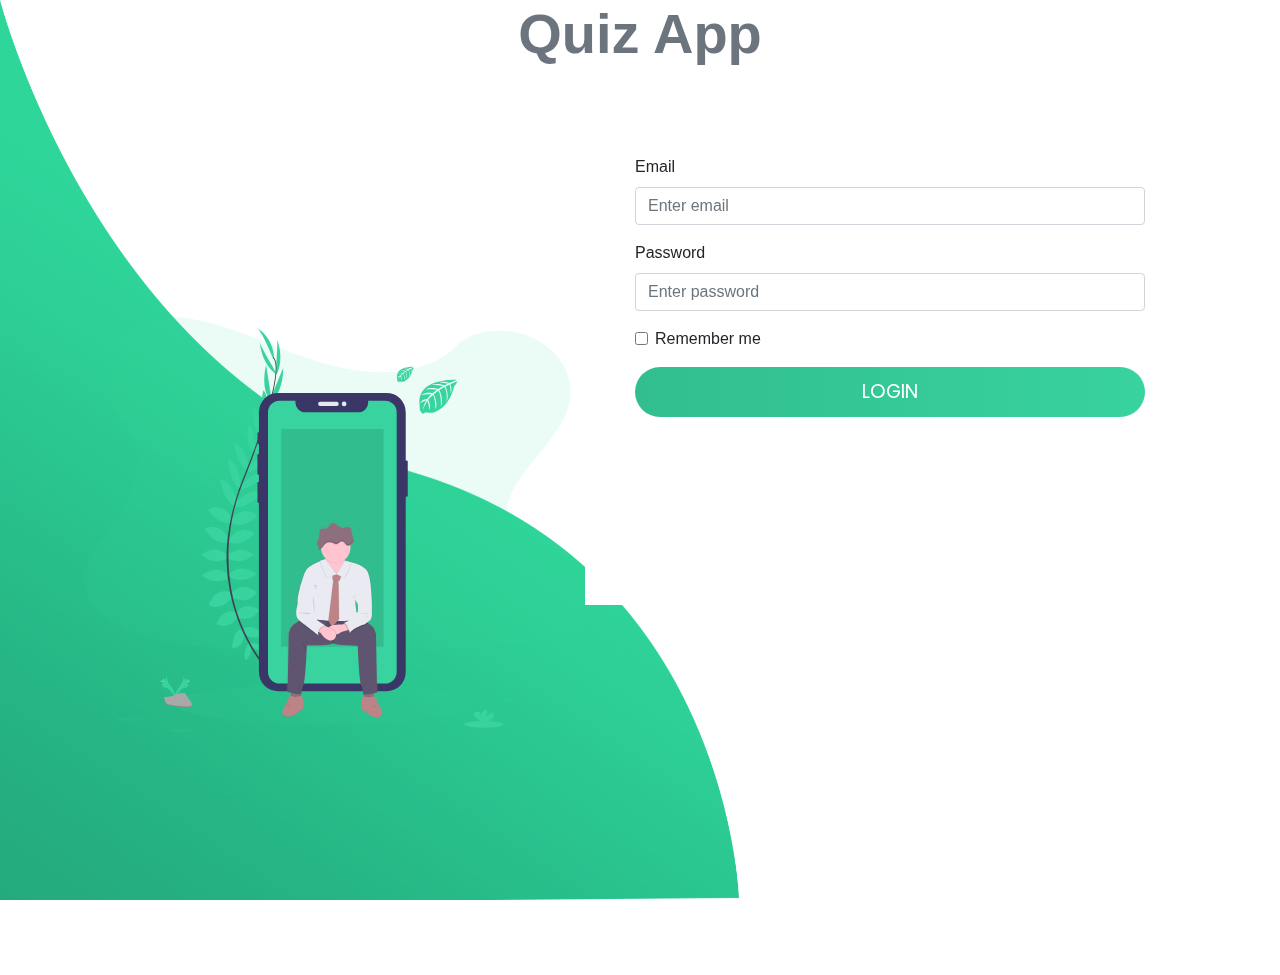
<file: index.html>
<!DOCTYPE html>
<html lang="en">

<head>
    <meta charset="UTF-8">
    <link rel="stylesheet" type="text/css" href="css/style.css">
    <link rel="stylesheet" href="/css/bootstrap.min.css">
    <link href="https://fonts.googleapis.com/css?family=Poppins:600&display=swap" rel="stylesheet">
    <meta name="viewport" content="width=device-width, initial-scale=1">
    <!-- Latest compiled and minified CSS -->
    <link rel="stylesheet" href="https://maxcdn.bootstrapcdn.com/bootstrap/4.5.0/css/bootstrap.min.css">

    <title>Quiz App Login Form</title>
</head>

<body>
    <h1 class="text-muted text-center display-4 font-weight-bold">Quiz App</h1>

    <img class="wave" src="img/wave.png">
    <div class="container">
        <div class="img">
            <img src="img/bg.svg">
        </div>
        <div class="login-content">

            <div class="form-group">
                <label for="email">Email</label>
                <input type="email" auto-suggest="off" placeholder="Enter email" name="email" required class="form-control" id="email">
            </div>
            <div class="form-group">
                <label for="Password">Password</label>
                <input type="password" placeholder="Enter password" name="password" required class="form-control" id="Password">
            </div>
            <div class="form-group form-check">
                <label class="form-check-label">
                        <input type="checkbox" name="remember" required class="form-check-input"> Remember me                    
                    </label>
            </div>
            <center>
                <button type="submit" onclick="login()" class="btn-submit">Login</button>
            </center>

        </div>
    </div>


    <script src="js/index.js"></script>


    <script src="js/bootstrap.min.js"></script>
    <!-- jQuery library -->
    <script src="https://ajax.googleapis.com/ajax/libs/jquery/3.5.1/jquery.min.js"></script>

    <!-- Popper JS -->
    <script src="https://cdnjs.cloudflare.com/ajax/libs/popper.js/1.16.0/umd/popper.min.js"></script>

    <!-- Latest compiled JavaScript -->
    <script src="https://maxcdn.bootstrapcdn.com/bootstrap/4.5.0/js/bootstrap.min.js"></script>

</body>

</html>
</file>
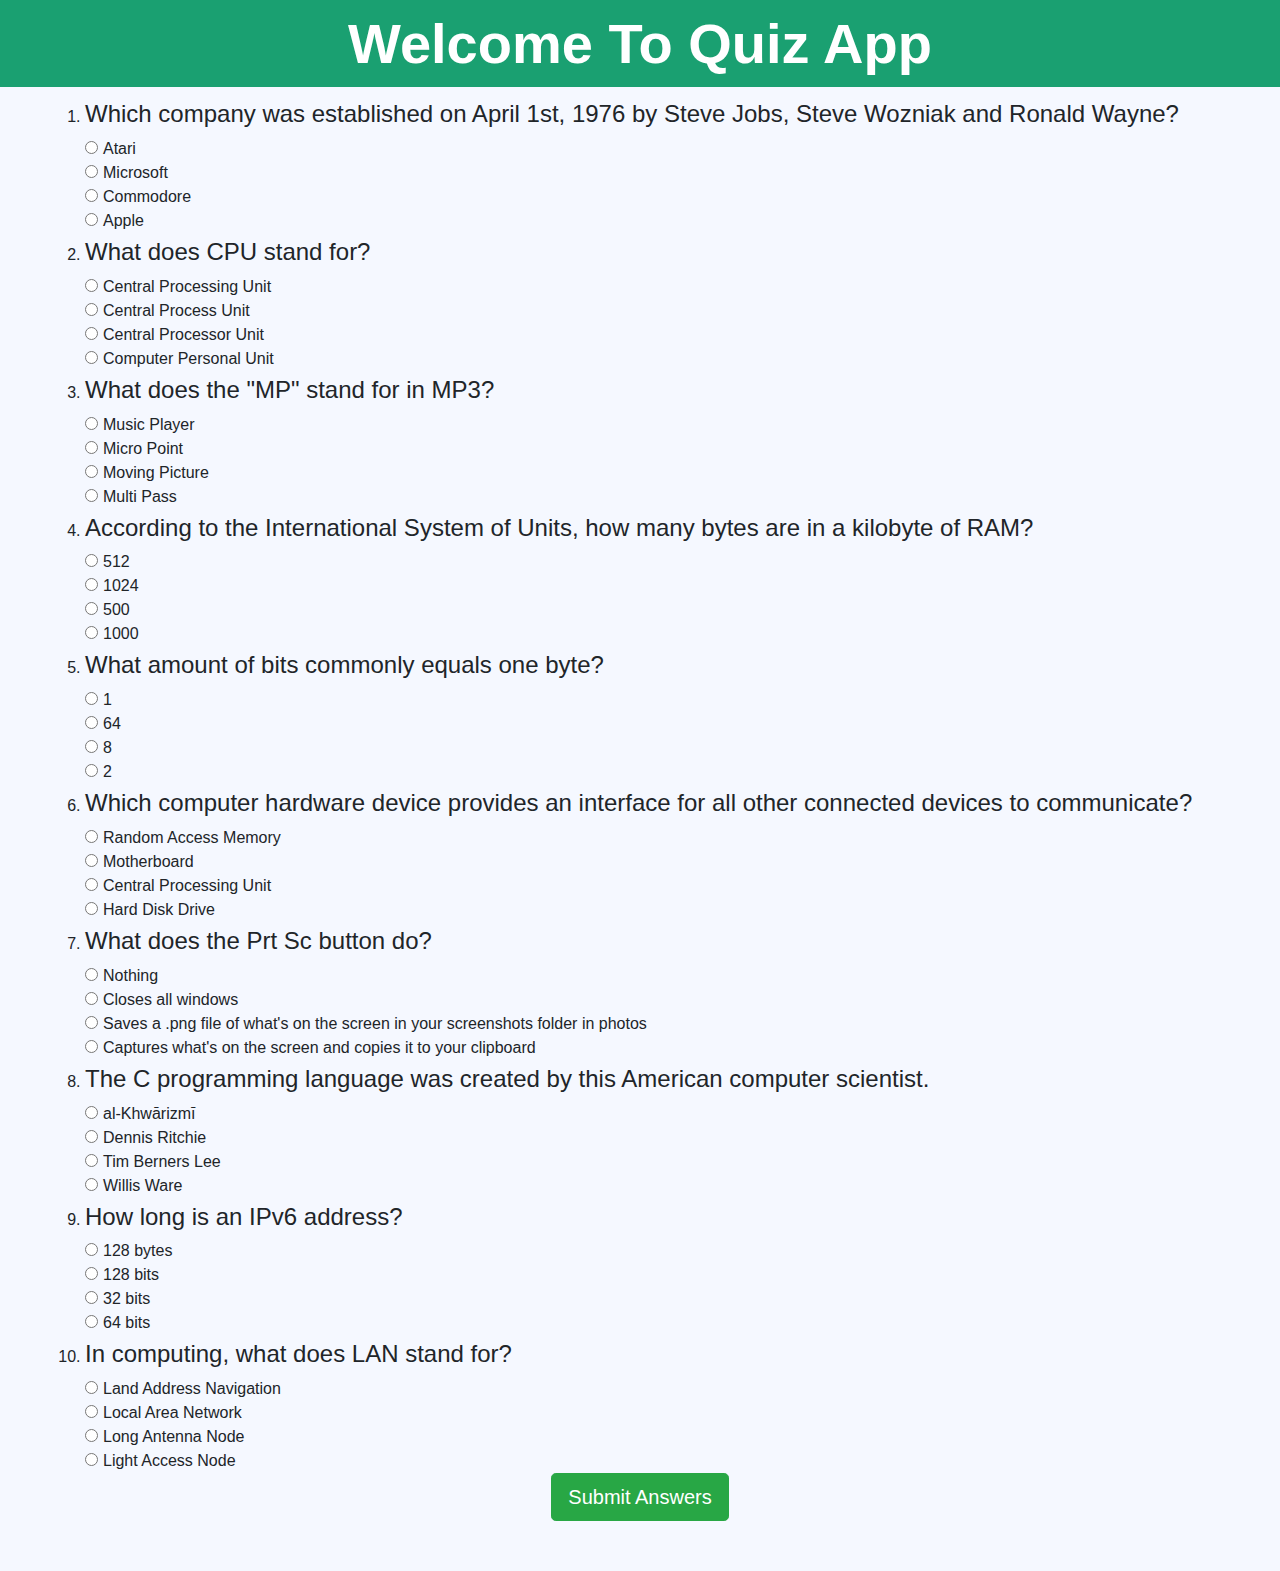
<file: quiz.html>
<!DOCTYPE html>
<html lang="en">

<head>
    <meta charset="UTF-8">
    <meta name="viewport" content="width=device-width, initial-scale=1.0">

    <title>Quiz</title>

    <!-- Latest compiled and minified CSS -->
    <link rel="stylesheet" href="https://maxcdn.bootstrapcdn.com/bootstrap/4.5.0/css/bootstrap.min.css">

    <link rel="stylesheet" href="css/bootstrap.min.css">
    <link rel="stylesheet" href="css/quiz.css">
</head>

<body>
    <h1 class="text-white text-center display-4 font-weight-bold">Welcome To Quiz App</h1>
    <div class="container">

        <ol id="questions" class="list-group">

        </ol>
        <div class="text-center submit-answer">
            <button class="btn btn-success btn-lg " data-target="#result-show" data-toggle="modal" onclick="onSubmit()">Submit Answers</button>
        </div>


        <!-- PopUp-Modal -->
        <div class="modal fade" id="result-show">
            <div class="modal-dialog modal-dialog-centered">
                <div class="modal-content bg-secondar">
                    <div class="modal-header text-center">
                        <h3 class=" text-info display-4 font-weight-bold">Score Box</h3>
                    </div>
                    <div class="modal-body text-center">
                        <h2 class="result"><span class="text-warning"></span></h2>
                        <button type="button" class="btn btn-lg btn-info" data-dismiss="modal">Close</button>
                    </div>

                </div>
            </div>
        </div>


    </div>


    <script src="js/bootstrap.min.js"></script>
    <script src="js/quiz.js"></script>
    <!-- jQuery library -->
    <script src="https://ajax.googleapis.com/ajax/libs/jquery/3.5.1/jquery.min.js"></script>

    <!-- Popper JS -->
    <script src="https://cdnjs.cloudflare.com/ajax/libs/popper.js/1.16.0/umd/popper.min.js"></script>

    <!-- Latest compiled JavaScript -->
    <script src="https://maxcdn.bootstrapcdn.com/bootstrap/4.5.0/js/bootstrap.min.js"></script>
</body>

</html>
</file>
<file: css/style.css>
* {
    padding: 0;
    margin: 0;
    box-sizing: border-box;
}

body {
    font-family: 'Poppins', sans-serif;
    overflow: hidden;
}

.wave {
    position: fixed;
    bottom: 0;
    left: 0;
    height: 100%;
    z-index: -1;
}

.container {
    width: 100vw;
    height: 100vh;
    /* display: grid;
    grid-template-columns: repeat(2, 1fr);
	grid-gap: 7rem; */
    display: flex;
    padding: 0 2rem;
}

.img {
    display: flex;
    justify-content: flex-end;
    align-items: center;
}

.login-content {
    /* display: flex;
    justify-content: flex-start;
    align-items: center;
	text-align: center; */
    margin-top: 30px;
    padding: 50px;
    background-color: #fff;
    height: 500px;
    width: 60%;
}

.img img {
    width: 500px;
}

form {
    width: 360px;
}

.login-content img {
    height: 100px;
}

.login-content h2 {
    margin: 15px 0;
    color: #333;
    text-transform: uppercase;
    font-size: 2.9rem;
}

.login-content .input-div {
    position: relative;
    display: grid;
    grid-template-columns: 7% 93%;
    margin: 25px 0;
    padding: 5px 0;
    border-bottom: 2px solid #d9d9d9;
}

.login-content .input-div.one {
    margin-top: 0;
}

.i {
    color: #d9d9d9;
    display: flex;
    justify-content: center;
    align-items: center;
}

.i i {
    transition: .3s;
}

.input-div>div {
    position: relative;
    height: 45px;
}

.input-div>div>h5 {
    position: absolute;
    left: 10px;
    top: 50%;
    transform: translateY(-50%);
    color: #999;
    font-size: 18px;
    transition: .3s;
}

.input-div:before,
.input-div:after {
    content: '';
    position: absolute;
    bottom: -2px;
    width: 0%;
    height: 2px;
    background-color: #38d39f;
    transition: .4s;
}

.input-div:before {
    right: 50%;
}

.input-div:after {
    left: 50%;
}

.input-div.focus:before,
.input-div.focus:after {
    width: 50%;
}

.input-div.focus>div>h5 {
    top: -5px;
    font-size: 15px;
}

.input-div.focus>.i>i {
    color: #38d39f;
}

.input-div>div>input {
    position: absolute;
    left: 0;
    top: 0;
    width: 100%;
    height: 100%;
    border: none;
    outline: none;
    background: none;
    padding: 0.5rem 0.7rem;
    font-size: 1.2rem;
    color: #555;
    font-family: 'poppins', sans-serif;
}

.input-div.pass {
    margin-bottom: 4px;
}

a {
    display: block;
    text-align: right;
    text-decoration: none;
    color: #999;
    font-size: 0.9rem;
    transition: .3s;
}

a:hover {
    color: #38d39f;
}

.btn-submit {
    display: block;
    width: 100%;
    height: 50px;
    border-radius: 25px;
    outline: none;
    border: none;
    background-image: linear-gradient(to right, #32be8f, #38d39f, #32be8f);
    background-size: 200%;
    font-size: 1.2rem;
    color: #fff;
    font-family: 'Poppins', sans-serif;
    text-transform: uppercase;
    margin: 1rem 0;
    cursor: pointer;
    transition: .5s;
}

.btn:hover {
    background-position: right;
}

@media screen and (max-width: 1050px) {
    .container {
        grid-gap: 5rem;
    }
}

@media screen and (max-width: 1000px) {
    form {
        width: 290px;
    }
    .login-content h2 {
        font-size: 2.4rem;
        margin: 8px 0;
    }
    .img img {
        width: 400px;
    }
}

@media screen and (max-width: 900px) {
    .container {
        grid-template-columns: 1fr;
    }
    .img {
        display: none;
    }
    .wave {
        display: none;
    }
    .login-content {
        justify-content: center;
    }
}
</file>
<file: css/quiz.css>
body {
    background-color: #f5f8ff;
}

.text-white {
    background-color: #1aa071;
}

h1 {
    padding: 10px;
}

.text-info {
    width: 100%;
    display: block;
}

span {
    padding: 5px;
}

input[type=radio] {
    cursor: pointer;
}

h3 {
    padding-top: 5px;
    font-size: 1.5rem;
}

.result {
    margin-bottom: 5rem;
}

.submit-answer {
    margin-bottom: 50px;
}

.modal-content {
    height: 60vh;
}
</file>
